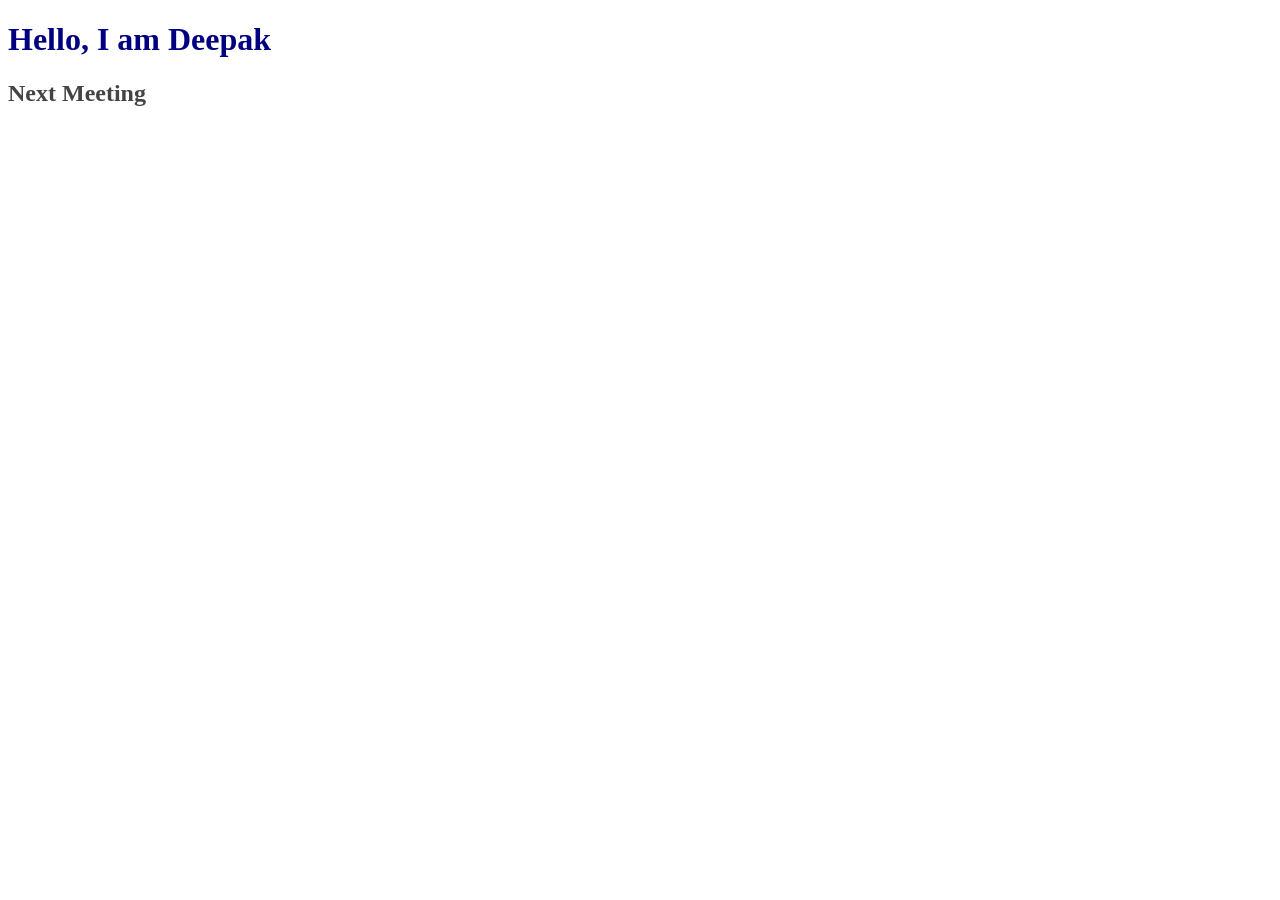
<file: BCS554-HTML-CSS-Lab-Main-main/Lab01/index.html>
<!-- Name: Aryan Gangwar | Roll No: 2410303583 | Student ID: BCS2024628 | Assignment 1 -->
<!DOCTYPE html>
<html lang="en">
<head>
<meta charset="UTF-8">
<title>My HTML Lab</title>
<link rel="stylesheet" href="style.css">
</head>
<body>
<h1>Hello, I am Deepak</h1>
<h2>Next Meeting</h2>
</body>
</html>
</file>
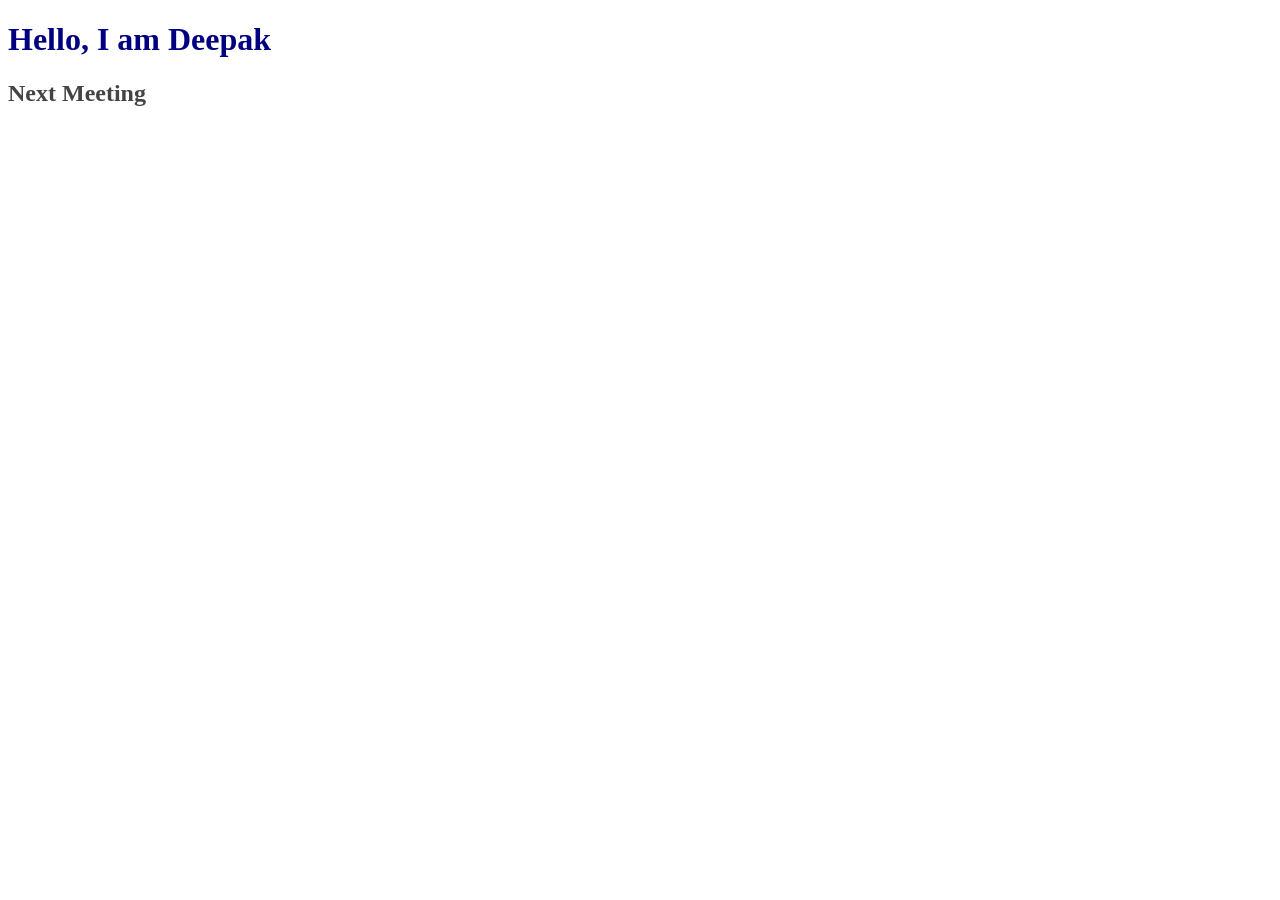
<file: BCS554-HTML-CSS-Lab-Main-main/Lab02/index.html>
<!-- Name: Aryan Gangwar | Roll No: 2410303583 | Assignment 2 -->
<!DOCTYPE html>
<html lang="en">
<head>
<meta charset="UTF-8">
<title>My HTML Lab</title>
<link rel="stylesheet" href="style.css">
</head>
<body>
<h1>Hello, I am Deepak</h1>
<h2>Next Meeting</h2>
</body>
</html>
</file>
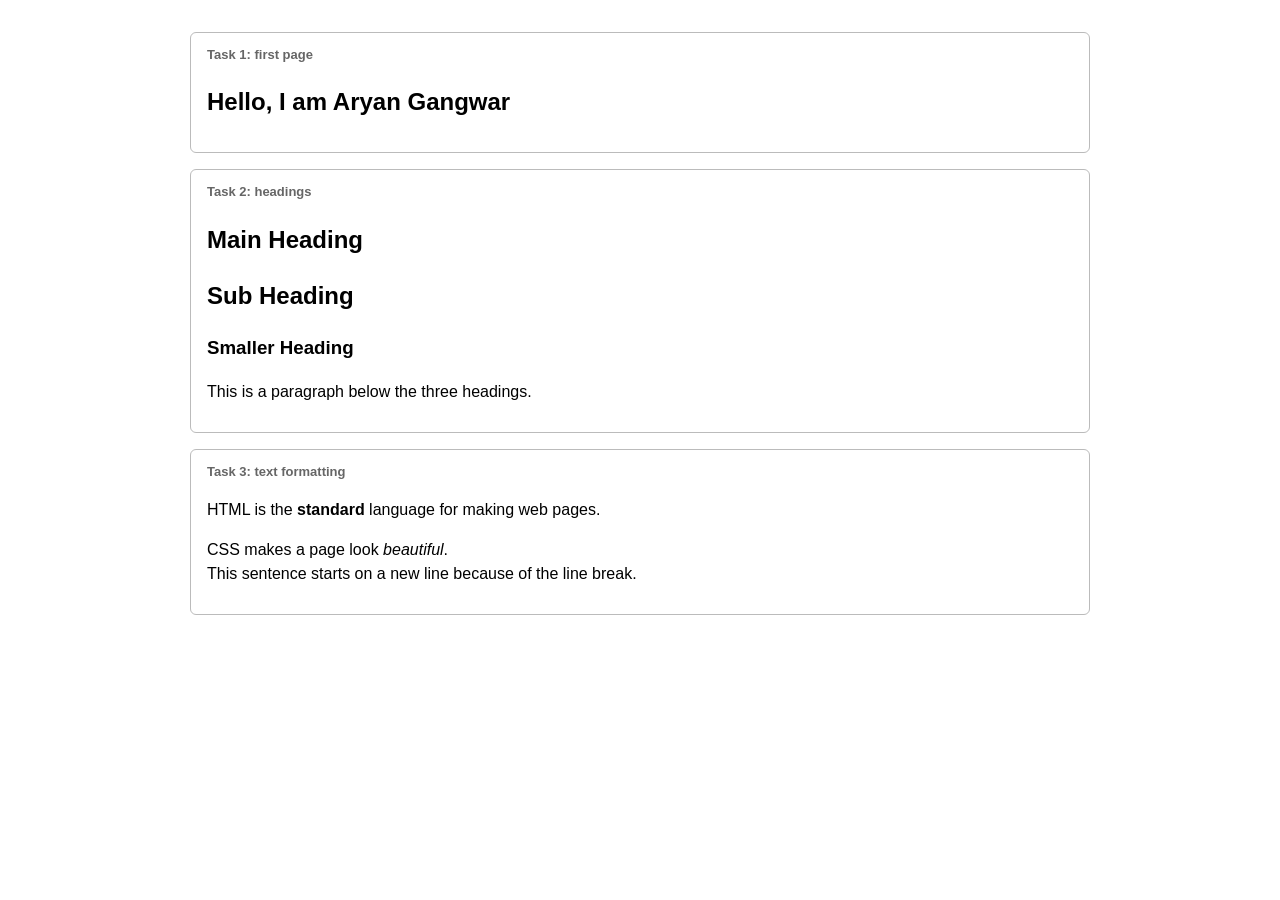
<file: BCS554-HTML-CSS-Lab-Main-main/Lab03/index.html>
<!-- Name: Aryan Gangwar | Roll No: 2410303583 | Assignment 3 -->
<!DOCTYPE html>
<html lang="en">
<head>
<meta charset="UTF-8">
<title>Your First HTML Page</title>
<link rel="stylesheet" href="style.css">
</head>
<body>
<section class="task">
<p class="task-label">Task 1: first page</p>
<h1>Hello, I am Aryan Gangwar</h1>
</section>
<section class="task">
<p class="task-label">Task 2: headings</p>
<h1>Main Heading</h1>
<h2>Sub Heading</h2>
<h3>Smaller Heading</h3>
<p>This is a paragraph below the three headings.</p>
</section>
<section class="task">
<p class="task-label">Task 3: text formatting</p>
<p>HTML is the <strong>standard</strong> language for making web pages.</p>
<p>CSS makes a page look <em>beautiful</em>.<br>
This sentence starts on a new line because of the line break.</p>
</section>
</body>
</html>
</file>
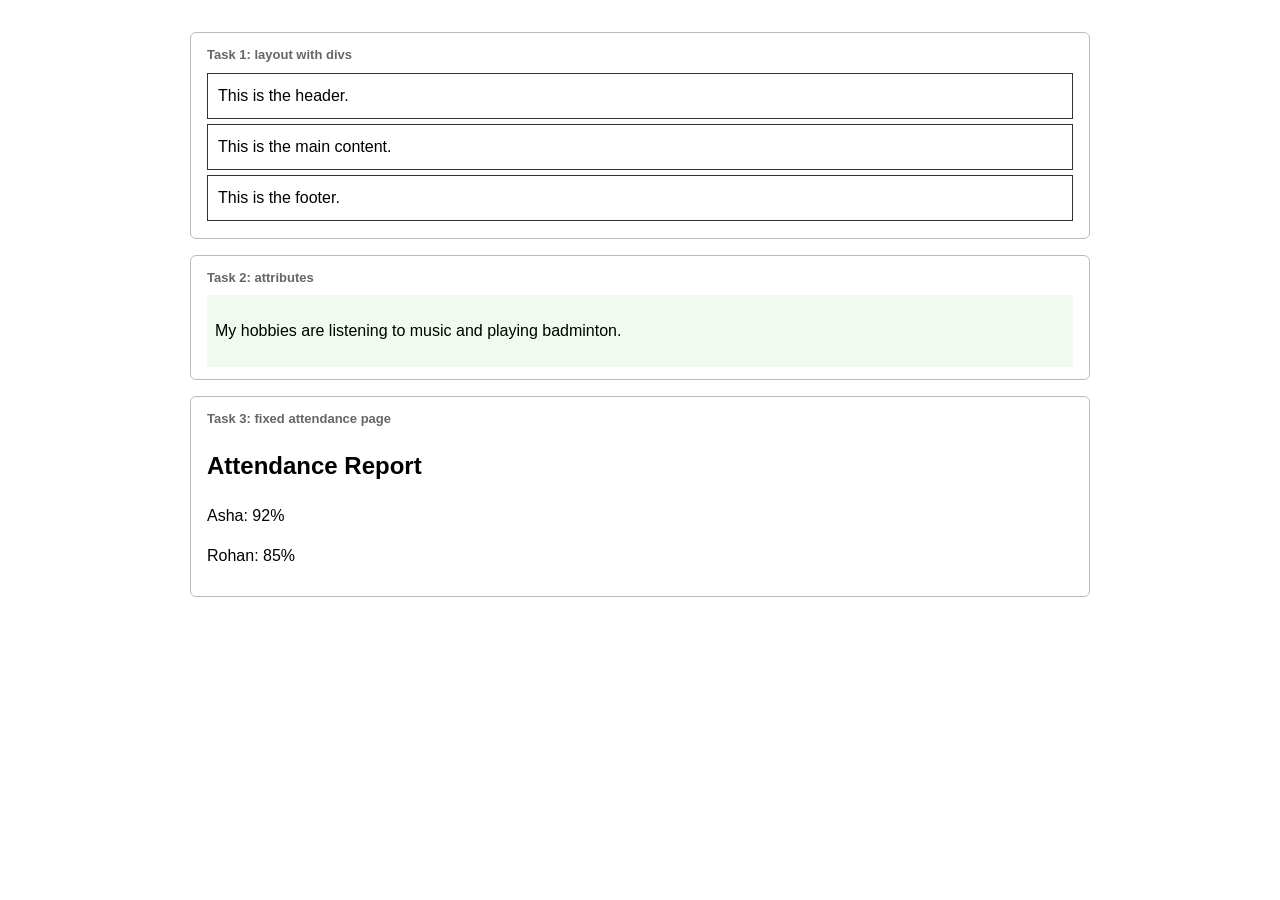
<file: BCS554-HTML-CSS-Lab-Main-main/Lab04/index.html>
<!-- Name: Aryan Gangwar | Roll No: 2410303583 | Assignment 4 -->
<!DOCTYPE html>
<html lang="en">
<head>
<meta charset="UTF-8">
<title>Divs, Attributes and a Small Fix</title>
<link rel="stylesheet" href="style.css">
</head>
<body>
<section class="task">
<p class="task-label">Task 1: layout with divs</p>
<div class="header">This is the header.</div>
<div class="main">This is the main content.</div>
<div class="footer">This is the footer.</div>
</section>
<section class="task">
<p class="task-label">Task 2: attributes</p>
<div id="profile">
<p data-topic="hobbies">My hobbies are listening to music and playing badminton.</p>
</div>
</section>
<section class="task">
<p class="task-label">Task 3: fixed attendance page</p>
<h1>Attendance Report</h1>
<p>Asha: 92%</p>
<p>Rohan: 85%</p>
</section>
</body>
</html>
</file>
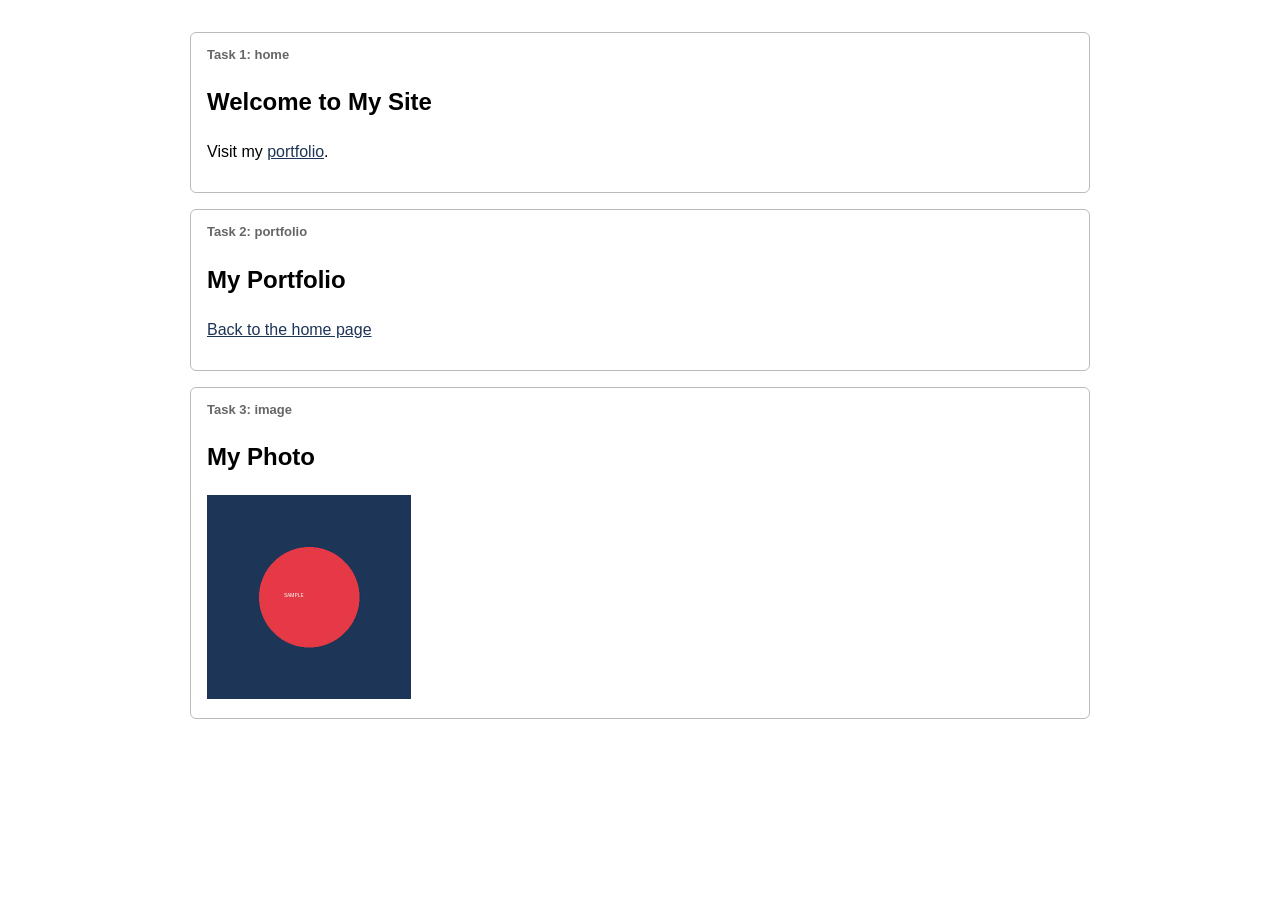
<file: BCS554-HTML-CSS-Lab-Main-main/Lab05/index.html>
<!-- Name: Aryan Gangwar | Roll No: 2410303583 | Assignment 5 -->
<!DOCTYPE html>
<html lang="en">
<head>
<meta charset="UTF-8">
<title>Links and Images</title>
<link rel="stylesheet" href="style.css">
</head>
<body>
<section class="task">
<p class="task-label">Task 1: home</p>
<h1 id="home">Welcome to My Site</h1>
<p>Visit my <a href="#portfolio">portfolio</a>.</p>
</section>
<section class="task">
<p class="task-label">Task 2: portfolio</p>
<h1 id="portfolio">My Portfolio</h1>
<p><a href="#home">Back to the home page</a></p>
</section>
<section class="task">
<p class="task-label">Task 3: image</p>
<h1>My Photo</h1>
<img src="images/sample.jpg" width="200" height="200" alt="A blue and orange sample picture">
</section>
</body>
</html>
</file>
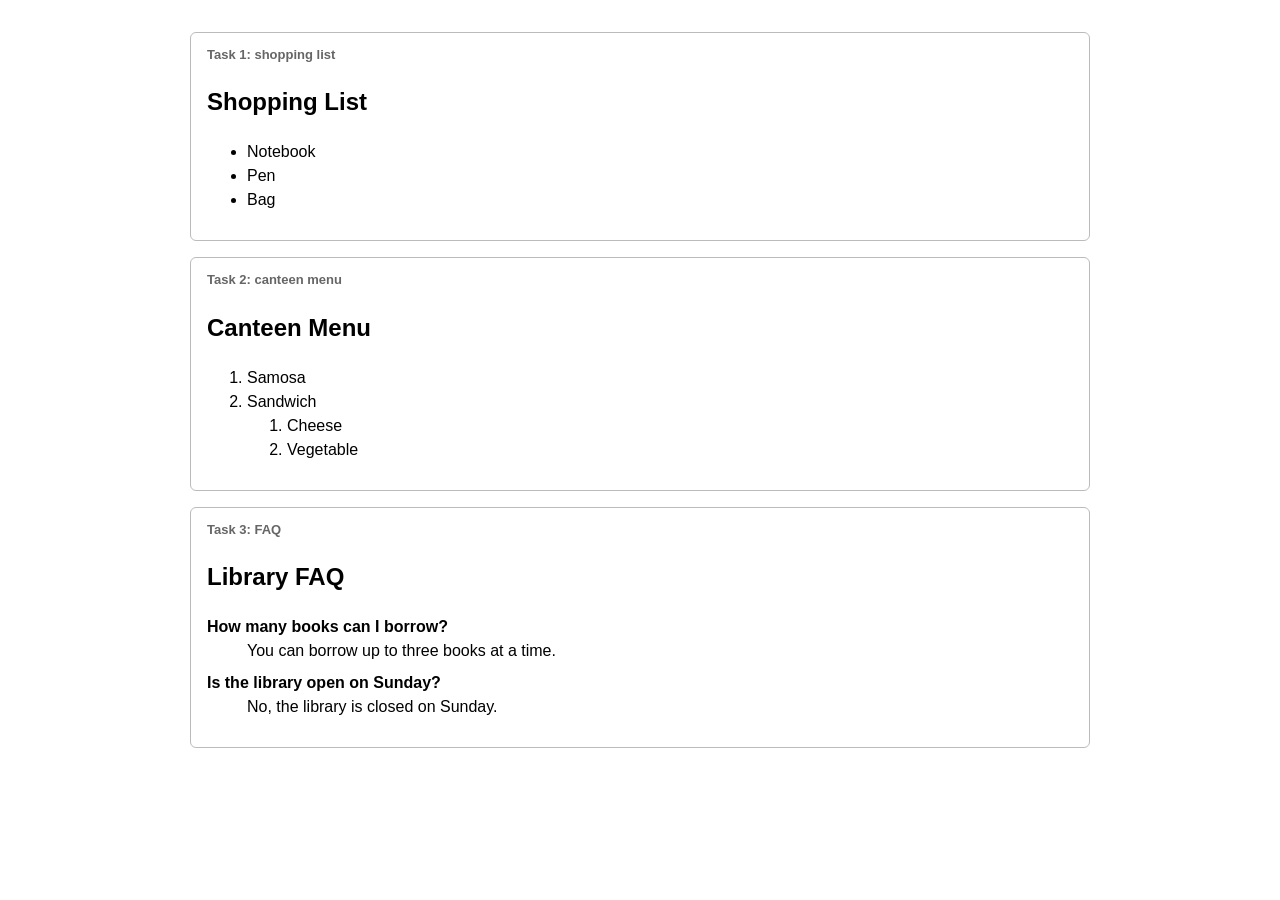
<file: BCS554-HTML-CSS-Lab-Main-main/Lab06/index.html>
<!-- Name: Aryan Gangwar | Roll No: 2410303583 | Assignment 6 -->
<!DOCTYPE html>
<html lang="en">
<head>
<meta charset="UTF-8">
<title>Types of HTML Lists</title>
<link rel="stylesheet" href="style.css">
</head>
<body>
<section class="task">
<p class="task-label">Task 1: shopping list</p>
<h2>Shopping List</h2>
<ul>
<li>Notebook</li>
<li>Pen</li>
<li>Bag</li>
</ul>
</section>
<section class="task">
<p class="task-label">Task 2: canteen menu</p>
<h2>Canteen Menu</h2>
<ol>
<li>Samosa</li>
<li>Sandwich
<ol>
<li>Cheese</li>
<li>Vegetable</li>
</ol>
</li>
</ol>
</section>
<section class="task">
<p class="task-label">Task 3: FAQ</p>
<h2>Library FAQ</h2>
<dl>
<dt>How many books can I borrow?</dt>
<dd>You can borrow up to three books at a time.</dd>
<dt>Is the library open on Sunday?</dt>
<dd>No, the library is closed on Sunday.</dd>
</dl>
</section>
</body>
</html>
</file>
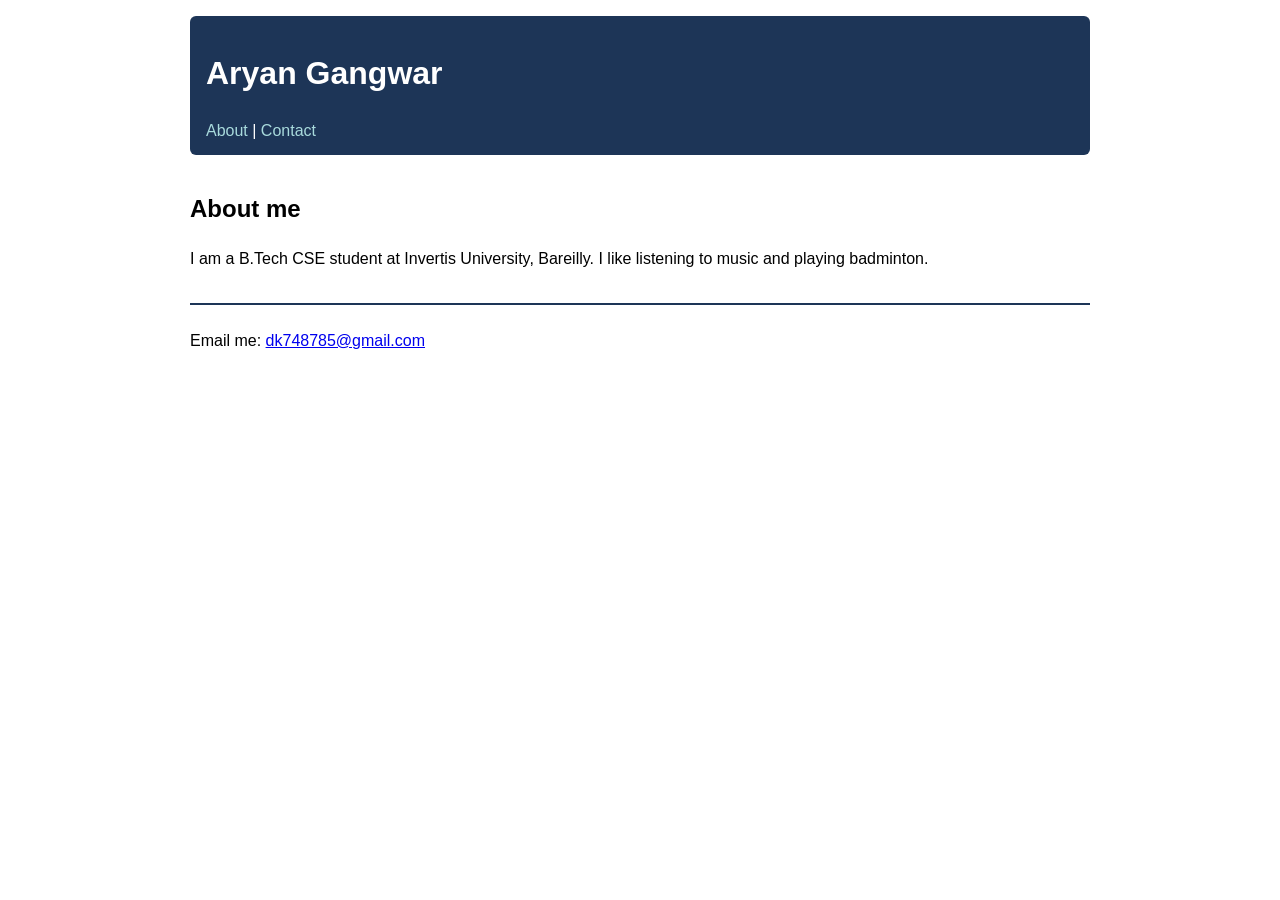
<file: BCS554-HTML-CSS-Lab-Main-main/Lab07/index.html>
<!-- Name: Aryan Gangwar | Roll No: 2410303583 | Assignment 7 -->
<!DOCTYPE html>
<html lang="en">
<head>
<meta charset="UTF-8">
<title>About Me</title>
<link rel="stylesheet" href="style.css">
</head>
<body>
<header>
<h1>Aryan Gangwar</h1>
<nav>
<a href="#about">About</a> |
<a href="#contact">Contact</a>
</nav>
</header>

<main>
<section id="about">
<h2>About me</h2>
<p>I am a B.Tech CSE student at Invertis University, Bareilly. I like listening to music and playing badminton.</p>
</section>
</main>

<footer id="contact">
<p>Email me: <a href="mailto:YOUR_EMAIL@example.com">dk748785@gmail.com</a></p>
</footer>
</body>
</html>
</file>
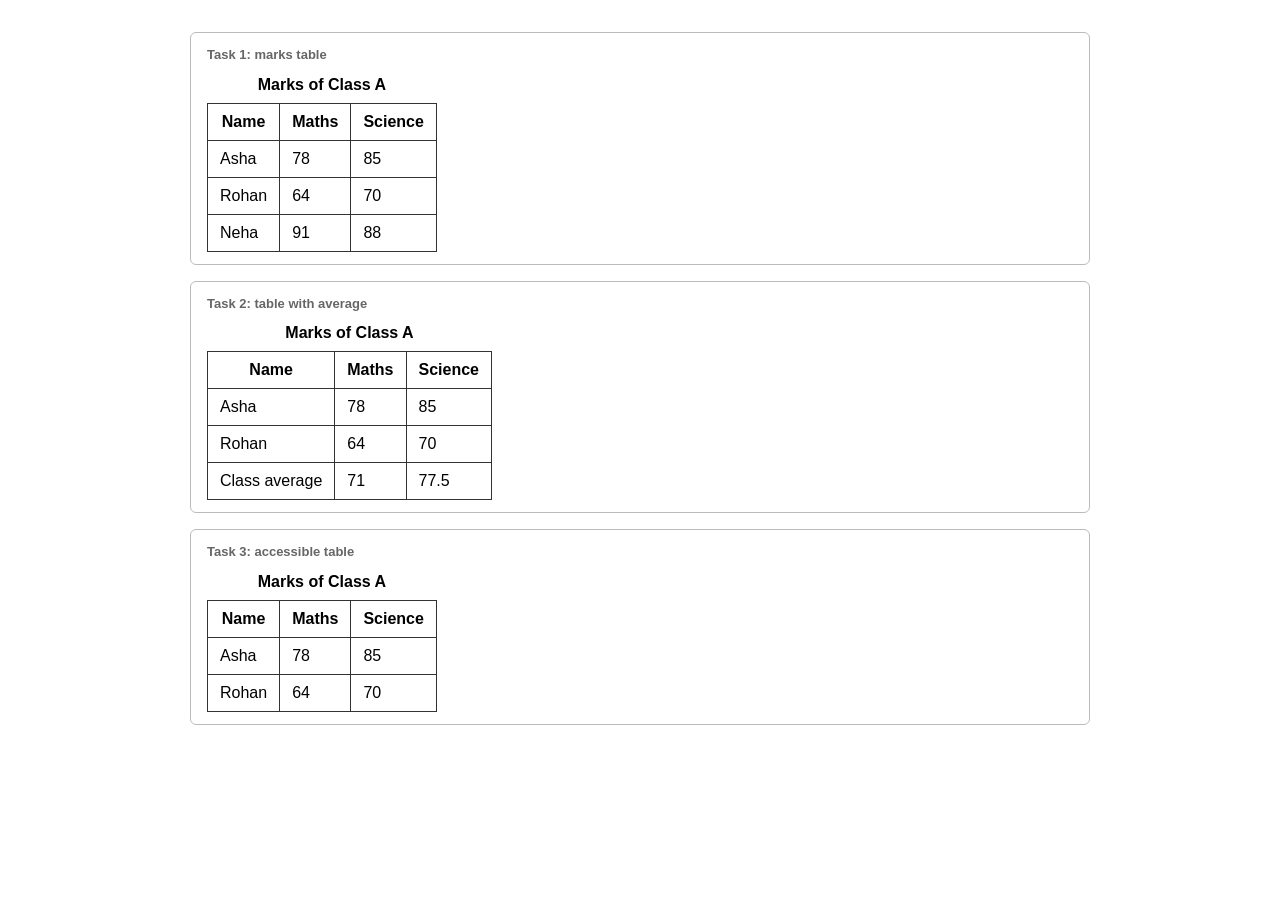
<file: BCS554-HTML-CSS-Lab-Main-main/Lab08/index.html>
<!-- Name: Aryan Gangwar | Roll No: 2410303583 | Assignment 9 -->
<!DOCTYPE html>
<html lang="en">
<head>
<meta charset="UTF-8">
<title>Tables with Headers and Footers</title>
<link rel="stylesheet" href="style.css">
</head>
<body>
<section class="task">
<p class="task-label">Task 1: marks table</p>
<table>
<caption>Marks of Class A</caption>
<thead>
<tr><th>Name</th><th>Maths</th><th>Science</th></tr>
</thead>
<tbody>
<tr><td>Asha</td><td>78</td><td>85</td></tr>
<tr><td>Rohan</td><td>64</td><td>70</td></tr>
<tr><td>Neha</td><td>91</td><td>88</td></tr>
</tbody>
</table>
</section>
<section class="task">
<p class="task-label">Task 2: table with average</p>
<table>
<caption>Marks of Class A</caption>
<thead>
<tr><th>Name</th><th>Maths</th><th>Science</th></tr>
</thead>
<tbody>
<tr><td>Asha</td><td>78</td><td>85</td></tr>
<tr><td>Rohan</td><td>64</td><td>70</td></tr>
</tbody>
<tfoot>
<tr><td>Class average</td><td>71</td><td>77.5</td></tr>
</tfoot>
</table>
</section>
<section class="task">
<p class="task-label">Task 3: accessible table</p>
<table>
<caption>Marks of Class A</caption>
<thead>
<tr><th scope="col">Name</th><th scope="col">Maths</th><th scope="col">Science</th></tr>
</thead>
<tbody>
<tr><th scope="row">Asha</th><td>78</td><td>85</td></tr>
<tr><th scope="row">Rohan</th><td>64</td><td>70</td></tr>
</tbody>
</table>
</section>
</body>
</html>
</file>
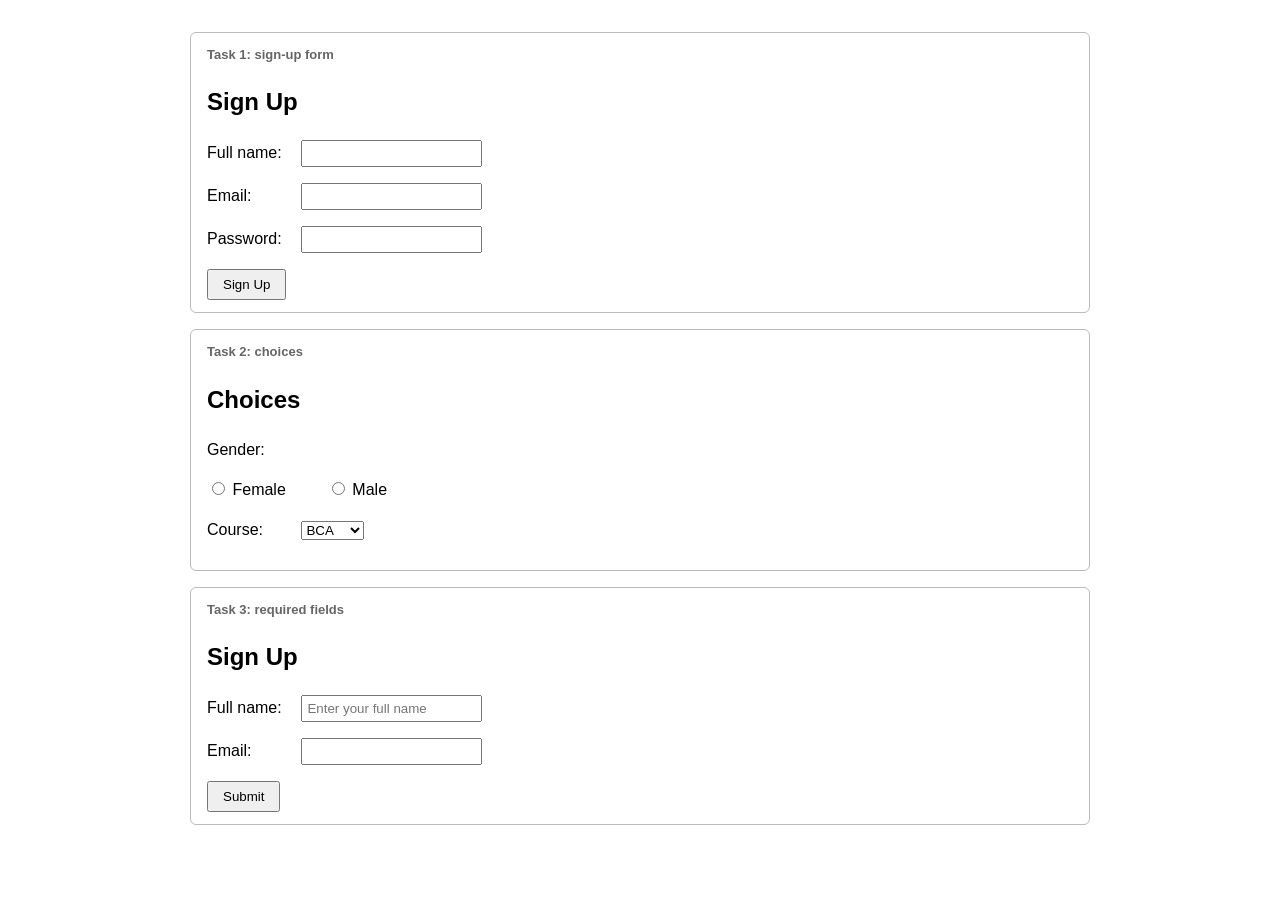
<file: BCS554-HTML-CSS-Lab-Main-main/Lab09/index.html>
<!-- Name: Aryan Gangwar | Roll No: 2410303583 | Assignment 8 -->
<!DOCTYPE html>
<html lang="en">
<head>
<meta charset="UTF-8">
<title>Sign-Up Forms and Choices</title>
<link rel="stylesheet" href="style.css">
</head>
<body>
<section class="task">
<p class="task-label">Task 1: sign-up form</p>
<h2>Sign Up</h2>
<form method="post" action="#">
<p><label for="fullname">Full name:</label>
<input type="text" id="fullname" name="fullname"></p>
<p><label for="email">Email:</label>
<input type="email" id="email" name="email"></p>
<p><label for="password">Password:</label>
<input type="password" id="password" name="password"></p>
<button type="submit">Sign Up</button>
</form>
</section>
<section class="task">
<p class="task-label">Task 2: choices</p>
<h2>Choices</h2>
<form>
<p>Gender:</p>
<input type="radio" id="female" name="gender" value="female">
<label for="female">Female</label>
<input type="radio" id="male" name="gender" value="male">
<label for="male">Male</label>
<p><label for="course">Course:</label>
<select id="course" name="course">
<option value="bca">BCA</option>
<option value="btech">B.Tech</option>
</select></p>
</form>
</section>
<section class="task">
<p class="task-label">Task 3: required fields</p>
<h2>Sign Up</h2>
<form>
<p><label for="fullname2">Full name:</label>
<input type="text" id="fullname2" name="fullname2" placeholder="Enter your full name" required></p>
<p><label for="email2">Email:</label>
<input type="email" id="email2" name="email2" required></p>
<button type="submit">Submit</button>
</form>
</section>
</body>
</html>
</file>
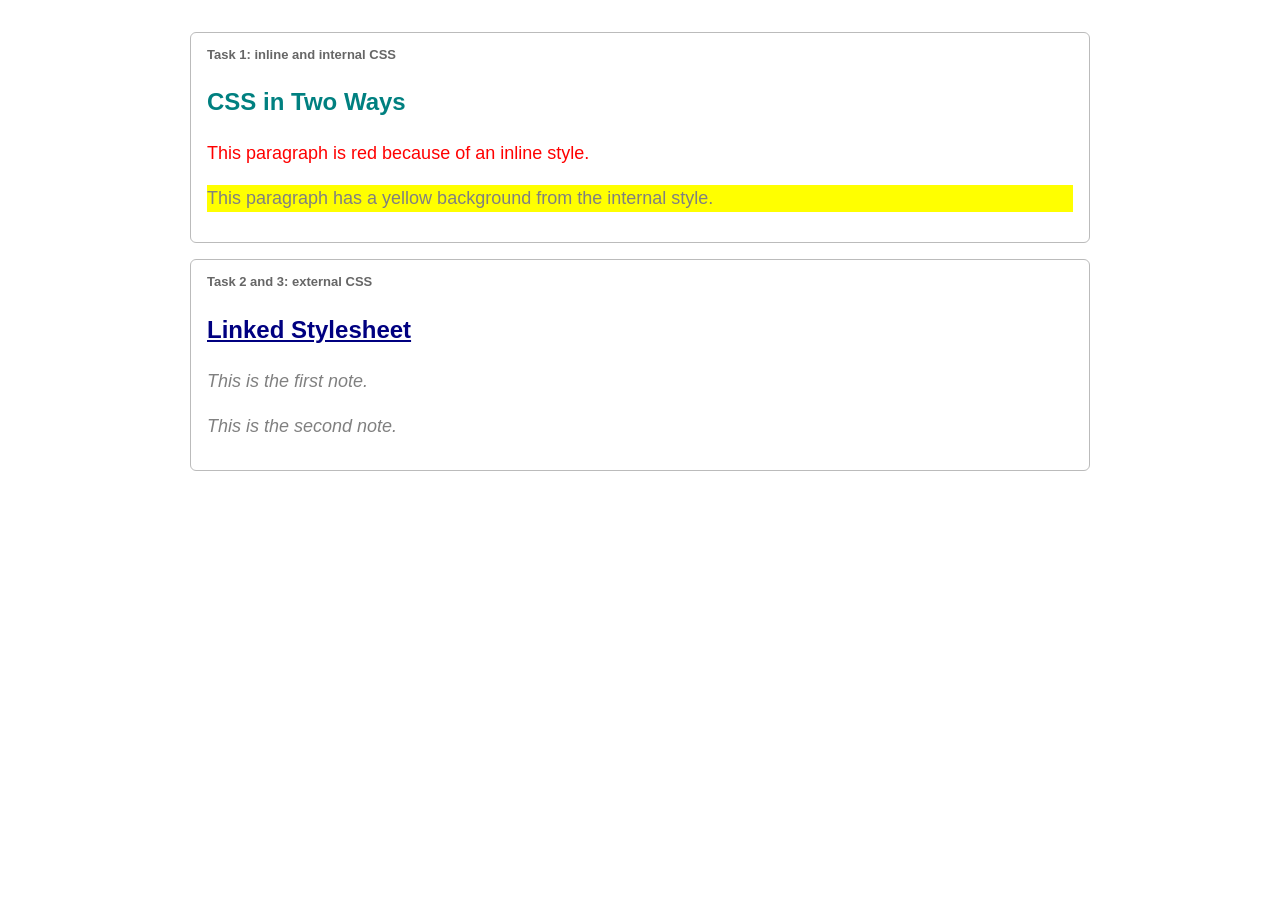
<file: BCS554-HTML-CSS-Lab-Main-main/Lab10/index.html>
<!-- Name: Aryan Gangwar | Roll No: 2410303583 | Assignment 10 -->
<!DOCTYPE html>
<html lang="en">
<head>
<meta charset="UTF-8">
<title>CSS Fundamentals</title>
<link rel="stylesheet" href="style.css">
<style>
.highlight {
  background-color: yellow;
}
</style>
</head>
<body>
<section class="task">
<p class="task-label">Task 1: inline and internal CSS</p>
<h2>CSS in Two Ways</h2>
<p style="color: red;">This paragraph is red because of an inline style.</p>
<p class="highlight">This paragraph has a yellow background from the internal style.</p>
</section>
<section class="task">
<p class="task-label">Task 2 and 3: external CSS</p>
<h1 id="title">Linked Stylesheet</h1>
<p class="note">This is the first note.</p>
<p class="note">This is the second note.</p>
</section>
</body>
</html>
</file>
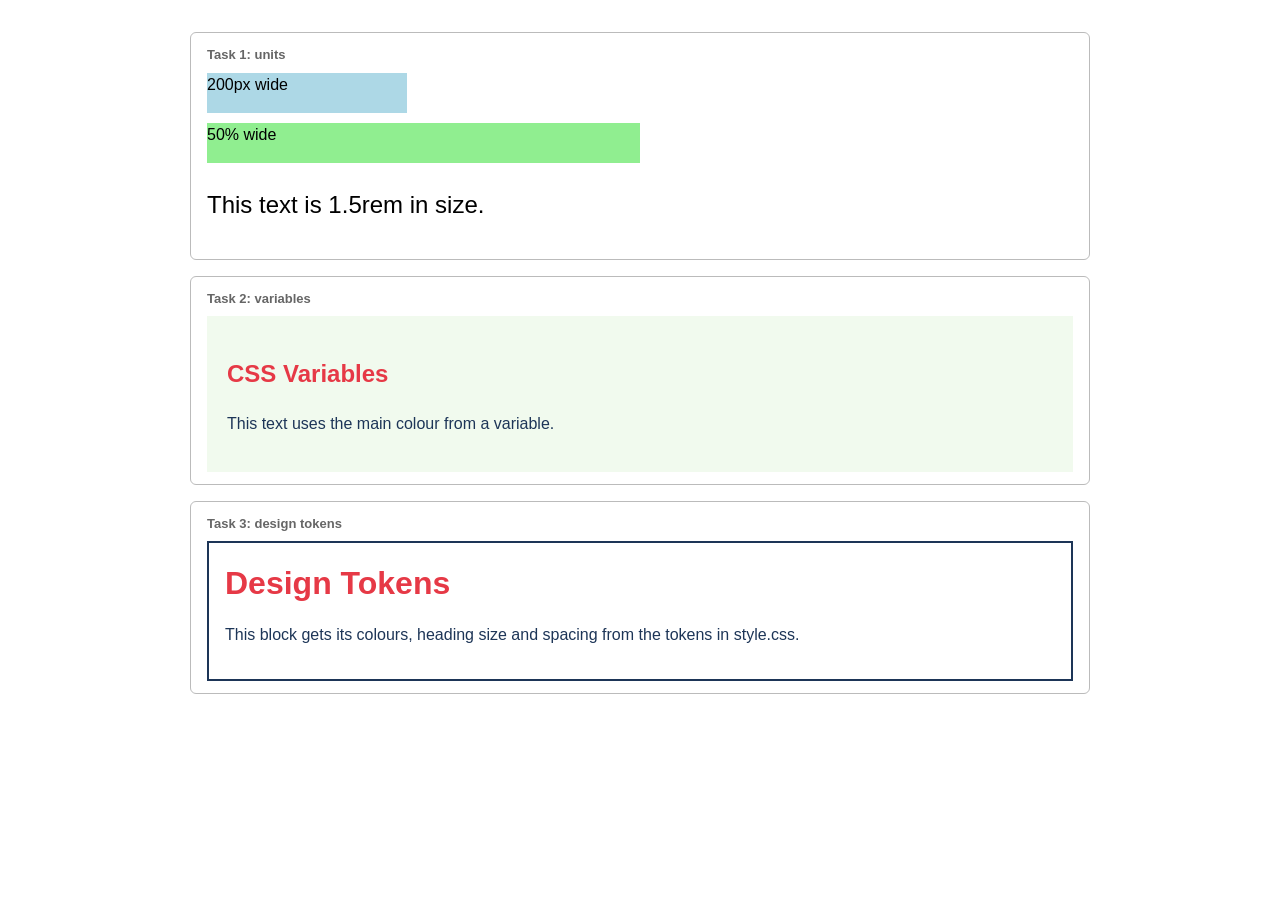
<file: BCS554-HTML-CSS-Lab-Main-main/Lab11/index.html>
<!-- Name: Aryan Gangwar | Roll No: 2410303583 | Assignment 11 -->
<!DOCTYPE html>
<html lang="en">
<head>
<meta charset="UTF-8">
<title>Units and CSS Variables</title>
<link rel="stylesheet" href="style.css">
</head>
<body>
<section class="task">
<p class="task-label">Task 1: units</p>
<div class="box-px">200px wide</div>
<div class="box-percent">50% wide</div>
<p class="rem-text">This text is 1.5rem in size.</p>
</section>
<section class="task">
<p class="task-label">Task 2: variables</p>
<div class="var-demo">
<h2>CSS Variables</h2>
<p>This text uses the main colour from a variable.</p>
</div>
</section>
<section class="task">
<p class="task-label">Task 3: design tokens</p>
<div class="token-demo">
<h1>Design Tokens</h1>
<p>This block gets its colours, heading size and spacing from the tokens in style.css.</p>
</div>
</section>
</body>
</html>
</file>
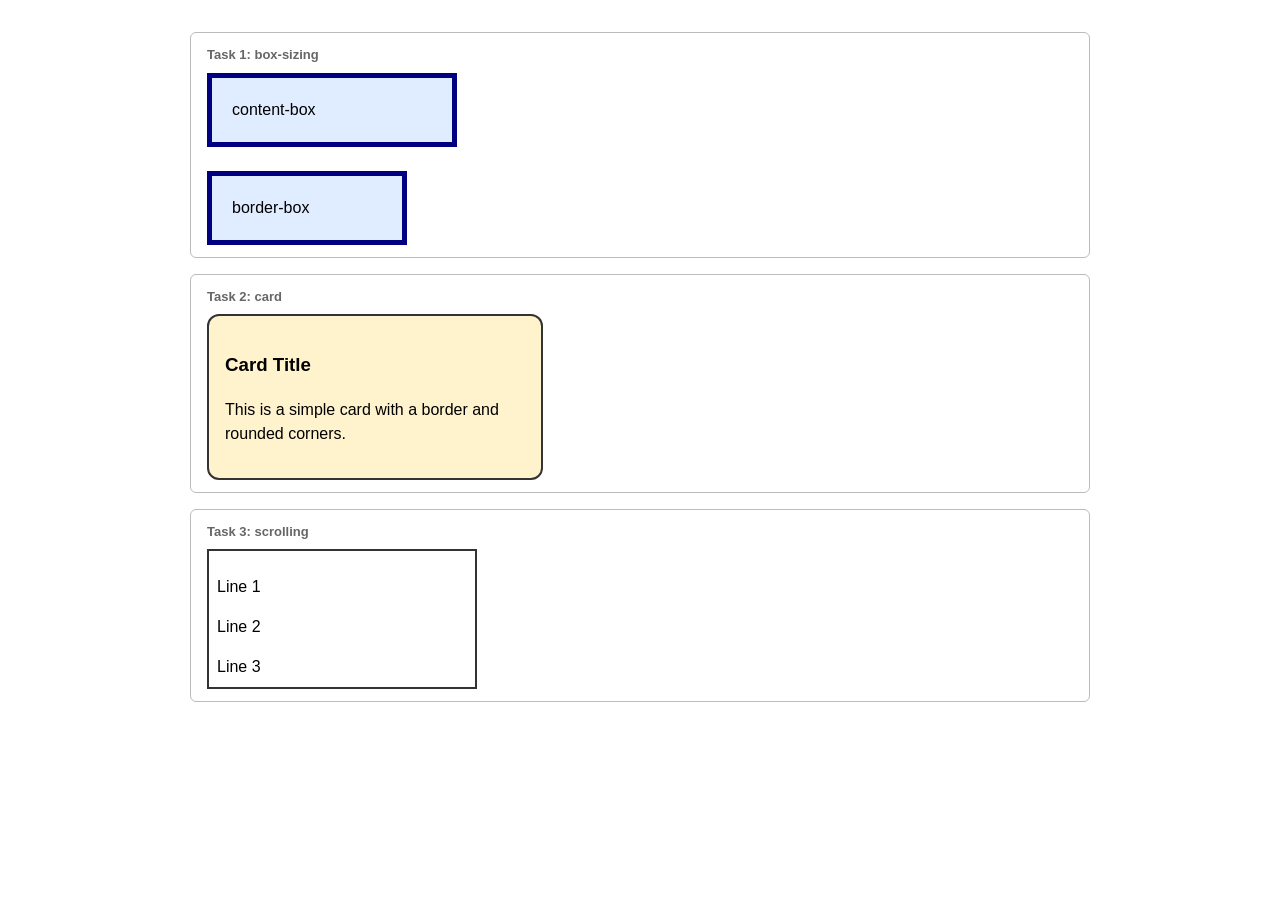
<file: BCS554-HTML-CSS-Lab-Main-main/Lab12/index.html>
<!-- Name: Aryan Gangwar | Roll No: 2410303583 | Assignment 12 -->
<!DOCTYPE html>
<html lang="en">
<head>
<meta charset="UTF-8">
<title>Box Model, Cards and Scrolling</title>
<link rel="stylesheet" href="style.css">
</head>
<body>
<section class="task">
<p class="task-label">Task 1: box-sizing</p>
<div class="content-box">content-box</div>
<br>
<div class="border-box">border-box</div>
</section>
<section class="task">
<p class="task-label">Task 2: card</p>
<div class="card">
<h3>Card Title</h3>
<p>This is a simple card with a border and rounded corners.</p>
</div>
</section>
<section class="task">
<p class="task-label">Task 3: scrolling</p>
<div class="scroll-box">
<p>Line 1</p>
<p>Line 2</p>
<p>Line 3</p>
<p>Line 4</p>
<p>Line 5</p>
</div>
</section>
</body>
</html>
</file>
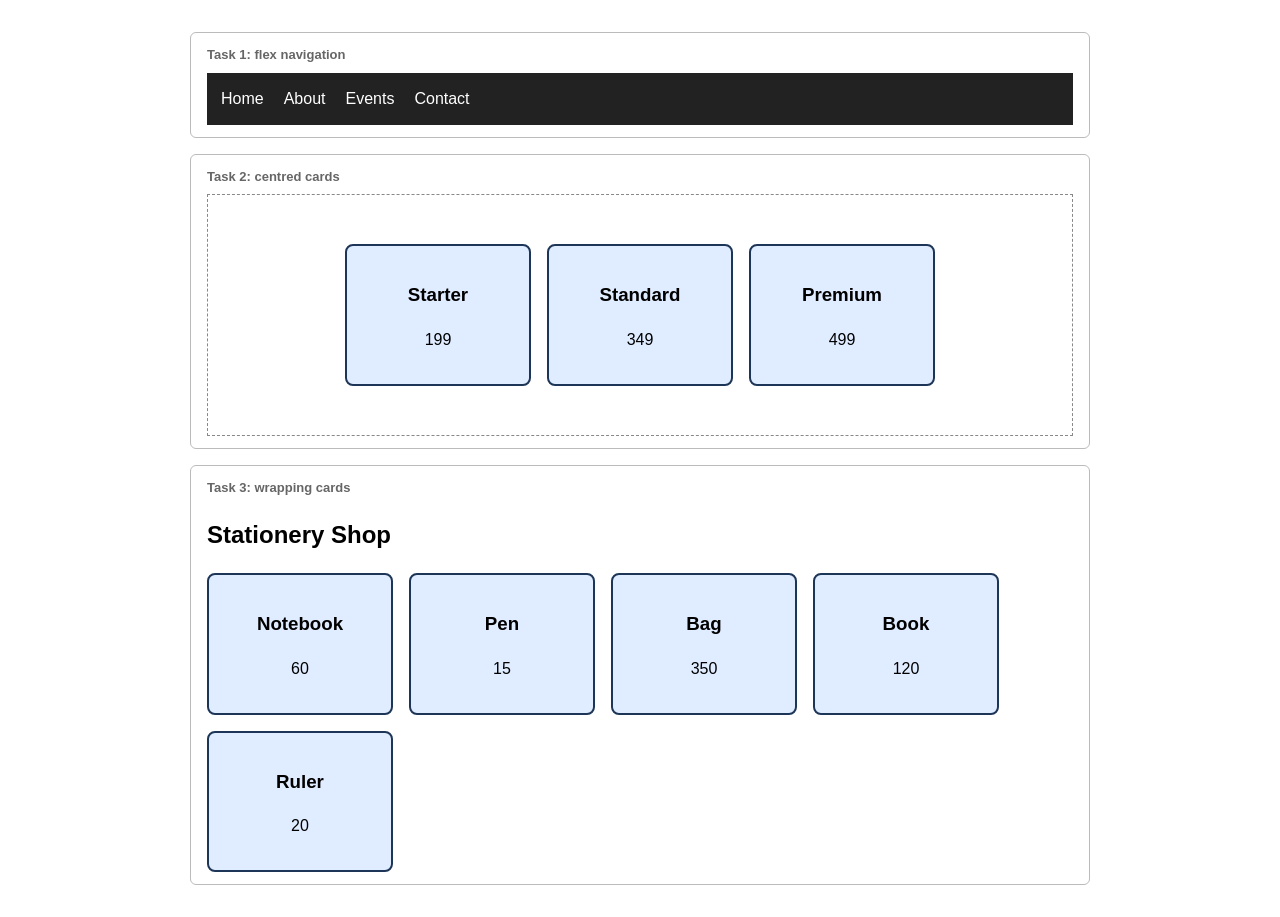
<file: BCS554-HTML-CSS-Lab-Main-main/Lab13/index.html>
<!-- Name: Aryan Gangwar | Roll No: 2410303583 | Assignment 13 -->
<!DOCTYPE html>
<html lang="en">
<head>
<meta charset="UTF-8">
<title>Flexbox Layouts</title>
<link rel="stylesheet" href="style.css">
</head>
<body>
<section class="task">
<p class="task-label">Task 1: flex navigation</p>
<nav class="nav-flex">
<a href="#">Home</a>
<a href="#">About</a>
<a href="#">Events</a>
<a href="#">Contact</a>
</nav>
</section>
<section class="task">
<p class="task-label">Task 2: centred cards</p>
<div class="centred-row">
<div class="flex-card"><h3>Starter</h3><p>199</p></div>
<div class="flex-card"><h3>Standard</h3><p>349</p></div>
<div class="flex-card"><h3>Premium</h3><p>499</p></div>
</div>
</section>
<section class="task">
<p class="task-label">Task 3: wrapping cards</p>
<h2>Stationery Shop</h2>
<div class="wrap-row">
<div class="flex-card"><h3>Notebook</h3><p>60</p></div>
<div class="flex-card"><h3>Pen</h3><p>15</p></div>
<div class="flex-card"><h3>Bag</h3><p>350</p></div>
<div class="flex-card"><h3>Book</h3><p>120</p></div>
<div class="flex-card"><h3>Ruler</h3><p>20</p></div>
</div>
</section>
</body>
</html>
</file>
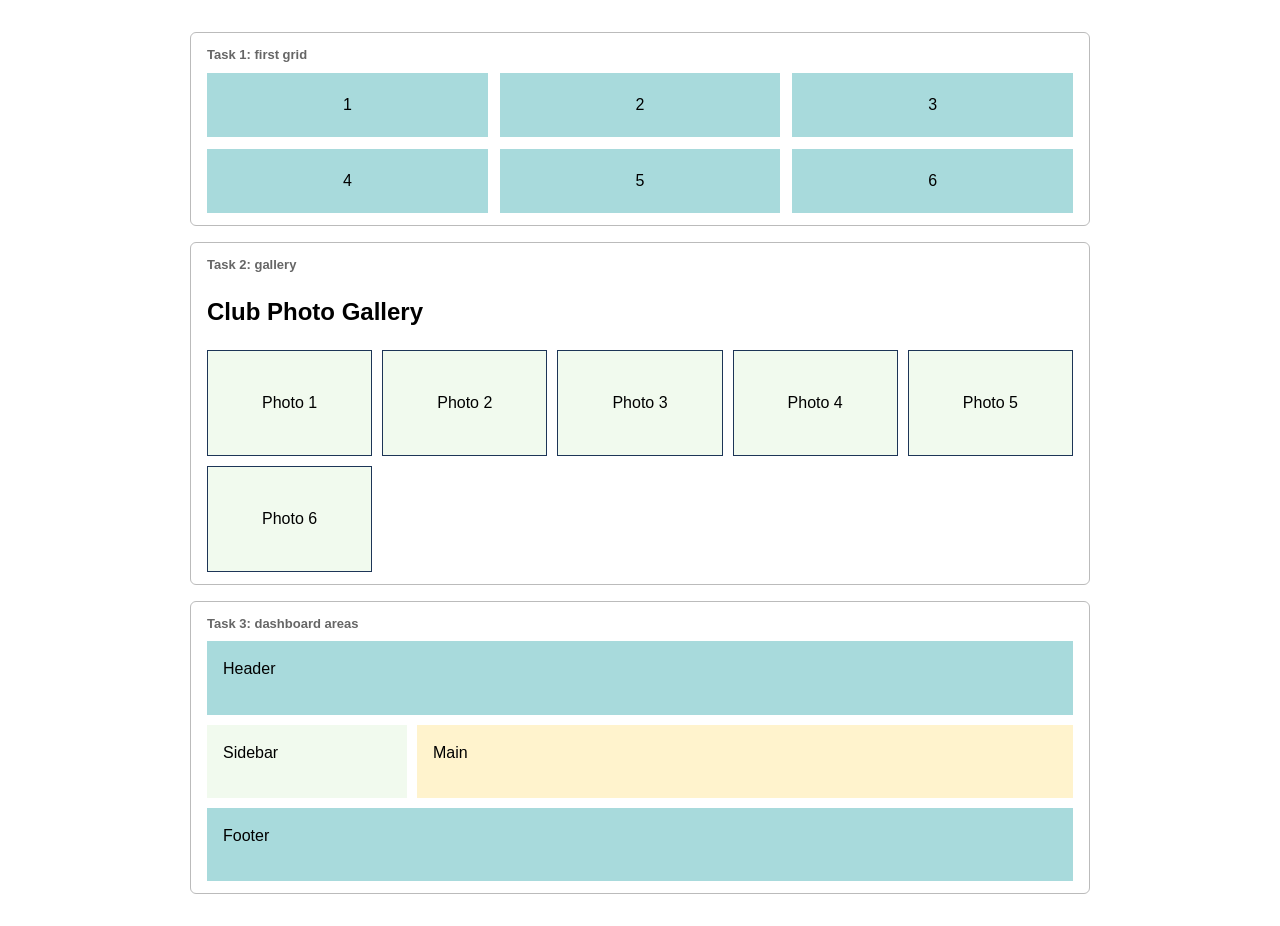
<file: BCS554-HTML-CSS-Lab-Main-main/Lab14/index.html>
<!-- Name: Aryan Gangwar | Roll No: 2410303583 | Assignment 14 -->
<!DOCTYPE html>
<html lang="en">
<head>
<meta charset="UTF-8">
<title>CSS Grid Layouts</title>
<link rel="stylesheet" href="style.css">
</head>
<body>
<section class="task">
<p class="task-label">Task 1: first grid</p>
<div class="grid-three">
<div>1</div>
<div>2</div>
<div>3</div>
<div>4</div>
<div>5</div>
<div>6</div>
</div>
</section>
<section class="task">
<p class="task-label">Task 2: gallery</p>
<h2>Club Photo Gallery</h2>
<div class="gallery">
<div>Photo 1</div>
<div>Photo 2</div>
<div>Photo 3</div>
<div>Photo 4</div>
<div>Photo 5</div>
<div>Photo 6</div>
</div>
</section>
<section class="task">
<p class="task-label">Task 3: dashboard areas</p>
<div class="dashboard">
<div class="dash-header">Header</div>
<div class="dash-sidebar">Sidebar</div>
<div class="dash-main">Main</div>
<div class="dash-footer">Footer</div>
</div>
</section>
</body>
</html>
</file>
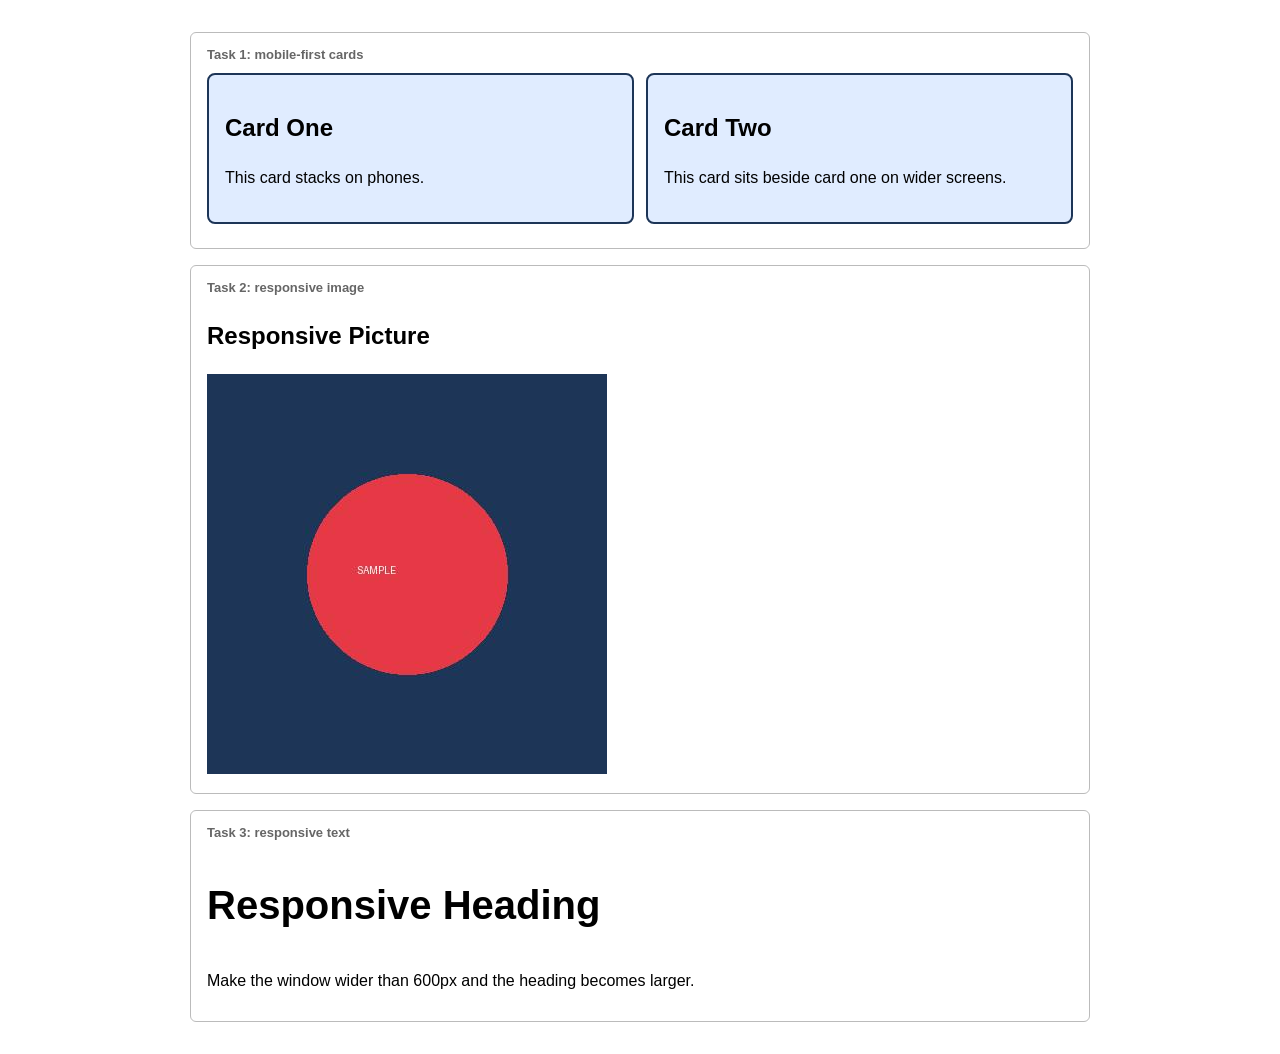
<file: BCS554-HTML-CSS-Lab-Main-main/Lab15/index.html>
<!-- Name: Aryan Gangwar | Roll No: 2410303583 | Assignment 15 -->
<!DOCTYPE html>
<html lang="en">
<head>
<meta charset="UTF-8">
<meta name="viewport" content="width=device-width, initial-scale=1.0">
<title>Responsive Pages with Media Queries</title>
<link rel="stylesheet" href="style.css">
</head>
<body>
<section class="task">
<p class="task-label">Task 1: mobile-first cards</p>
<div class="cards">
<div class="card-box">
<h2>Card One</h2>
<p>This card stacks on phones.</p>
</div>
<div class="card-box">
<h2>Card Two</h2>
<p>This card sits beside card one on wider screens.</p>
</div>
</div>
</section>
<section class="task">
<p class="task-label">Task 2: responsive image</p>
<h2>Responsive Picture</h2>
<img class="responsive-img" src="images/sample.jpg" alt="A blue and orange sample picture">
</section>
<section class="task">
<p class="task-label">Task 3: responsive text</p>
<h1 class="responsive-heading">Responsive Heading</h1>
<p>Make the window wider than 600px and the heading becomes larger.</p>
</section>
</body>
</html>
</file>
<file: BCS554-HTML-CSS-Lab-Main-main/Lab01/style.css>
/* Name: Aryan Gangwar | Roll No: 2410303583 | Assignment 1 */

h1 {
  color: navy;
}

h2 {
  color: #444;
}
</file>
<file: BCS554-HTML-CSS-Lab-Main-main/Lab02/style.css>
/* Name: Aryan Gangwar | Roll No: 2410303583 | Assignment 2 */

h1 {
  color: navy;
}

h2 {
  color: #444;
}
</file>
<file: BCS554-HTML-CSS-Lab-Main-main/Lab03/style.css>
/* Name: Aryan Gangwar | Roll No: 2410303583 | Assignment 3 */

body {
  font-family: Arial, sans-serif;
  max-width: 900px;
  margin: 0 auto;
  padding: 16px;
  line-height: 1.5;
}

.task {
  border: 1px solid #bbb;
  border-radius: 6px;
  padding: 12px 16px;
  margin: 16px 0;
}

.task-label {
  font-size: 13px;
  color: #666;
  font-weight: bold;
  margin: 0 0 8px 0;
}
</file>
<file: BCS554-HTML-CSS-Lab-Main-main/Lab04/style.css>
/* Name: Aryan Gangwar | Roll No: 2410303583 | Assignment 4 */

body {
  font-family: Arial, sans-serif;
  max-width: 900px;
  margin: 0 auto;
  padding: 16px;
  line-height: 1.5;
}

.task {
  border: 1px solid #bbb;
  border-radius: 6px;
  padding: 12px 16px;
  margin: 16px 0;
}

.task-label {
  font-size: 13px;
  color: #666;
  font-weight: bold;
  margin: 0 0 8px 0;
}

.header,
.main,
.footer {
  border: 1px solid #333;
  padding: 10px;
  margin: 5px 0;
}

#profile {
  background-color: #f1faee;
  padding: 8px;
}
</file>
<file: BCS554-HTML-CSS-Lab-Main-main/Lab05/style.css>
/* Name: Aryan Gangwar | Roll No: 2410303583 | Assignment 5 */

body {
  font-family: Arial, sans-serif;
  max-width: 900px;
  margin: 0 auto;
  padding: 16px;
  line-height: 1.5;
}

.task {
  border: 1px solid #bbb;
  border-radius: 6px;
  padding: 12px 16px;
  margin: 16px 0;
}

.task-label {
  font-size: 13px;
  color: #666;
  font-weight: bold;
  margin: 0 0 8px 0;
}

a {
  color: #1d3557;
}

img {
  border: 2px solid #1d3557;
}
</file>
<file: BCS554-HTML-CSS-Lab-Main-main/Lab06/style.css>
/* Name: Aryan Gangwar | Roll No: 2410303583 | Assignment 6 */

body {
  font-family: Arial, sans-serif;
  max-width: 900px;
  margin: 0 auto;
  padding: 16px;
  line-height: 1.5;
}

.task {
  border: 1px solid #bbb;
  border-radius: 6px;
  padding: 12px 16px;
  margin: 16px 0;
}

.task-label {
  font-size: 13px;
  color: #666;
  font-weight: bold;
  margin: 0 0 8px 0;
}

dt {
  font-weight: bold;
  margin-top: 8px;
}
</file>
<file: BCS554-HTML-CSS-Lab-Main-main/Lab07/style.css>
/* Name: Aryan Gangwar | Roll No: 2410303583 | Assignment 7 */

body {
  font-family: Arial, sans-serif;
  max-width: 900px;
  margin: 0 auto;
  padding: 16px;
  line-height: 1.5;
}

.task {
  border: 1px solid #bbb;
  border-radius: 6px;
  padding: 12px 16px;
  margin: 16px 0;
}

.task-label {
  font-size: 13px;
  color: #666;
  font-weight: bold;
  margin: 0 0 8px 0;
}

header {
  background-color: #1d3557;
  color: white;
  padding: 12px 16px;
  border-radius: 6px;
}

nav a {
  color: #a8dadc;
  text-decoration: none;
}

main {
  padding: 16px 0;
}

footer {
  border-top: 2px solid #1d3557;
  padding-top: 8px;
}
</file>
<file: BCS554-HTML-CSS-Lab-Main-main/Lab08/style.css>
/* Name: Aryan Gangwar | Roll No: 2410303583 | Assignment 9 */

body {
  font-family: Arial, sans-serif;
  max-width: 900px;
  margin: 0 auto;
  padding: 16px;
  line-height: 1.5;
}

.task {
  border: 1px solid #bbb;
  border-radius: 6px;
  padding: 12px 16px;
  margin: 16px 0;
}

.task-label {
  font-size: 13px;
  color: #666;
  font-weight: bold;
  margin: 0 0 8px 0;
}

table,
th,
td {
  border: 1px solid #333;
  border-collapse: collapse;
  padding: 6px 12px;
}

tbody th {
  font-weight: normal;
  text-align: left;
}

caption {
  font-weight: bold;
  margin-bottom: 6px;
}
</file>
<file: BCS554-HTML-CSS-Lab-Main-main/Lab09/style.css>
/* Name: Aryan Gangwar | Roll No: 2410303583 | Assignment 8 */

body {
  font-family: Arial, sans-serif;
  max-width: 900px;
  margin: 0 auto;
  padding: 16px;
  line-height: 1.5;
}

.task {
  border: 1px solid #bbb;
  border-radius: 6px;
  padding: 12px 16px;
  margin: 16px 0;
}

.task-label {
  font-size: 13px;
  color: #666;
  font-weight: bold;
  margin: 0 0 8px 0;
}

label {
  display: inline-block;
  min-width: 90px;
}

input[type="text"],
input[type="email"],
input[type="password"] {
  padding: 4px;
}

button {
  padding: 6px 14px;
}
</file>
<file: BCS554-HTML-CSS-Lab-Main-main/Lab10/style.css>
/* Name: Aryan Gangwar | Roll No: 2410303583 | Assignment 10 */

body {
  font-family: Arial, sans-serif;
  max-width: 900px;
  margin: 0 auto;
  padding: 16px;
  line-height: 1.5;
}

.task {
  border: 1px solid #bbb;
  border-radius: 6px;
  padding: 12px 16px;
  margin: 16px 0;
}

.task-label {
  font-size: 13px;
  color: #666;
  font-weight: bold;
  margin: 0 0 8px 0;
}

h1 {
  color: navy;
}

h2 {
  color: teal;
}

.note {
  font-style: italic;
}

#title {
  text-decoration: underline;
}

p {
  font-size: 18px;
  color: grey;
}
</file>
<file: BCS554-HTML-CSS-Lab-Main-main/Lab11/style.css>
/* Name: Aryan Gangwar | Roll No: 2410303583 | Assignment 11 */

body {
  font-family: Arial, sans-serif;
  max-width: 900px;
  margin: 0 auto;
  padding: 16px;
  line-height: 1.5;
}

.task {
  border: 1px solid #bbb;
  border-radius: 6px;
  padding: 12px 16px;
  margin: 16px 0;
}

.task-label {
  font-size: 13px;
  color: #666;
  font-weight: bold;
  margin: 0 0 8px 0;
}

:root {
  --main-color: #1d3557;
  --accent-color: #e63946;
  --page-padding: 20px;
  --primary: #1d3557;
  --accent: #e63946;
  --heading-size: 2rem;
  --space: 16px;
}

.box-px {
  width: 200px;
  height: 40px;
  background-color: lightblue;
  margin-bottom: 10px;
}

.box-percent {
  width: 50%;
  height: 40px;
  background-color: lightgreen;
}

.rem-text {
  font-size: 1.5rem;
}

.var-demo {
  color: var(--main-color);
  padding: var(--page-padding);
  background-color: #f1faee;
}

.var-demo h2 {
  color: var(--accent-color);
}

.token-demo {
  color: var(--primary);
  padding: var(--space);
  border: 2px solid var(--primary);
}

.token-demo h1 {
  color: var(--accent);
  font-size: var(--heading-size);
  margin: 0 0 8px 0;
}
</file>
<file: BCS554-HTML-CSS-Lab-Main-main/Lab12/style.css>
/* Name: Aryan Gangwar | Roll No: 2410303583 | Assignment 12 */

body {
  font-family: Arial, sans-serif;
  max-width: 900px;
  margin: 0 auto;
  padding: 16px;
  line-height: 1.5;
}

.task {
  border: 1px solid #bbb;
  border-radius: 6px;
  padding: 12px 16px;
  margin: 16px 0;
}

.task-label {
  font-size: 13px;
  color: #666;
  font-weight: bold;
  margin: 0 0 8px 0;
}

.content-box,
.border-box {
  width: 200px;
  padding: 20px;
  border: 5px solid navy;
  background-color: #e0ecff;
}

.content-box {
  box-sizing: content-box;
}

.border-box {
  box-sizing: border-box;
}

.card {
  background-color: #fff3cd;
  border: 2px solid #333;
  border-radius: 12px;
  padding: 16px;
  width: 300px;
}

.scroll-box {
  height: 120px;
  width: 250px;
  overflow: auto;
  border: 2px solid #333;
  padding: 8px;
}
</file>
<file: BCS554-HTML-CSS-Lab-Main-main/Lab13/style.css>
/* Name: Aryan Gangwar | Roll No: 2410303583 | Assignment 13 */

body {
  font-family: Arial, sans-serif;
  max-width: 900px;
  margin: 0 auto;
  padding: 16px;
  line-height: 1.5;
}

.task {
  border: 1px solid #bbb;
  border-radius: 6px;
  padding: 12px 16px;
  margin: 16px 0;
}

.task-label {
  font-size: 13px;
  color: #666;
  font-weight: bold;
  margin: 0 0 8px 0;
}

.nav-flex {
  display: flex;
  gap: 20px;
  background-color: #222;
  padding: 14px;
}

.nav-flex a {
  color: white;
  text-decoration: none;
}

.centred-row {
  display: flex;
  justify-content: center;
  align-items: center;
  gap: 16px;
  height: 240px;
  border: 1px dashed #888;
}

.wrap-row {
  display: flex;
  flex-wrap: wrap;
  gap: 16px;
}

.flex-card {
  background-color: #e0ecff;
  border: 2px solid #1d3557;
  border-radius: 8px;
  padding: 16px;
  width: 150px;
  text-align: center;
}
</file>
<file: BCS554-HTML-CSS-Lab-Main-main/Lab14/style.css>
/* Name: Aryan Gangwar | Roll No: 2410303583 | Assignment 14 */

body {
  font-family: Arial, sans-serif;
  max-width: 900px;
  margin: 0 auto;
  padding: 16px;
  line-height: 1.5;
}

.task {
  border: 1px solid #bbb;
  border-radius: 6px;
  padding: 12px 16px;
  margin: 16px 0;
}

.task-label {
  font-size: 13px;
  color: #666;
  font-weight: bold;
  margin: 0 0 8px 0;
}

.grid-three {
  display: grid;
  grid-template-columns: 1fr 1fr 1fr;
  gap: 12px;
}

.grid-three div {
  background-color: #a8dadc;
  padding: 20px;
  text-align: center;
}

.gallery {
  display: grid;
  grid-template-columns: repeat(auto-fill, minmax(150px, 1fr));
  gap: 10px;
}

.gallery div {
  background-color: #f1faee;
  border: 1px solid #1d3557;
  padding: 40px 10px;
  text-align: center;
}

.dashboard {
  display: grid;
  grid-template-columns: 200px 1fr;
  grid-template-areas:
    "header header"
    "sidebar main"
    "footer footer";
  gap: 10px;
  min-height: 240px;
}

.dash-header {
  grid-area: header;
  background-color: #a8dadc;
}

.dash-sidebar {
  grid-area: sidebar;
  background-color: #f1faee;
}

.dash-main {
  grid-area: main;
  background-color: #fff3cd;
}

.dash-footer {
  grid-area: footer;
  background-color: #a8dadc;
}

.dashboard div {
  padding: 16px;
}
</file>
<file: BCS554-HTML-CSS-Lab-Main-main/Lab15/style.css>
/* Name: Aryan Gangwar | Roll No: 2410303583 | Assignment 15 */

body {
  font-family: Arial, sans-serif;
  max-width: 900px;
  margin: 0 auto;
  padding: 16px;
  line-height: 1.5;
}

.task {
  border: 1px solid #bbb;
  border-radius: 6px;
  padding: 12px 16px;
  margin: 16px 0;
}

.task-label {
  font-size: 13px;
  color: #666;
  font-weight: bold;
  margin: 0 0 8px 0;
}

.card-box {
  background-color: #e0ecff;
  border: 2px solid #1d3557;
  border-radius: 8px;
  padding: 16px;
  margin-bottom: 12px;
}

.responsive-img {
  max-width: 100%;
  height: auto;
}

.responsive-heading {
  font-size: 1.5rem;
}

@media (min-width: 600px) {
  .cards {
    display: flex;
    gap: 12px;
  }

  .card-box {
    flex: 1;
  }

  .responsive-heading {
    font-size: 2.5rem;
  }
}
</file>
